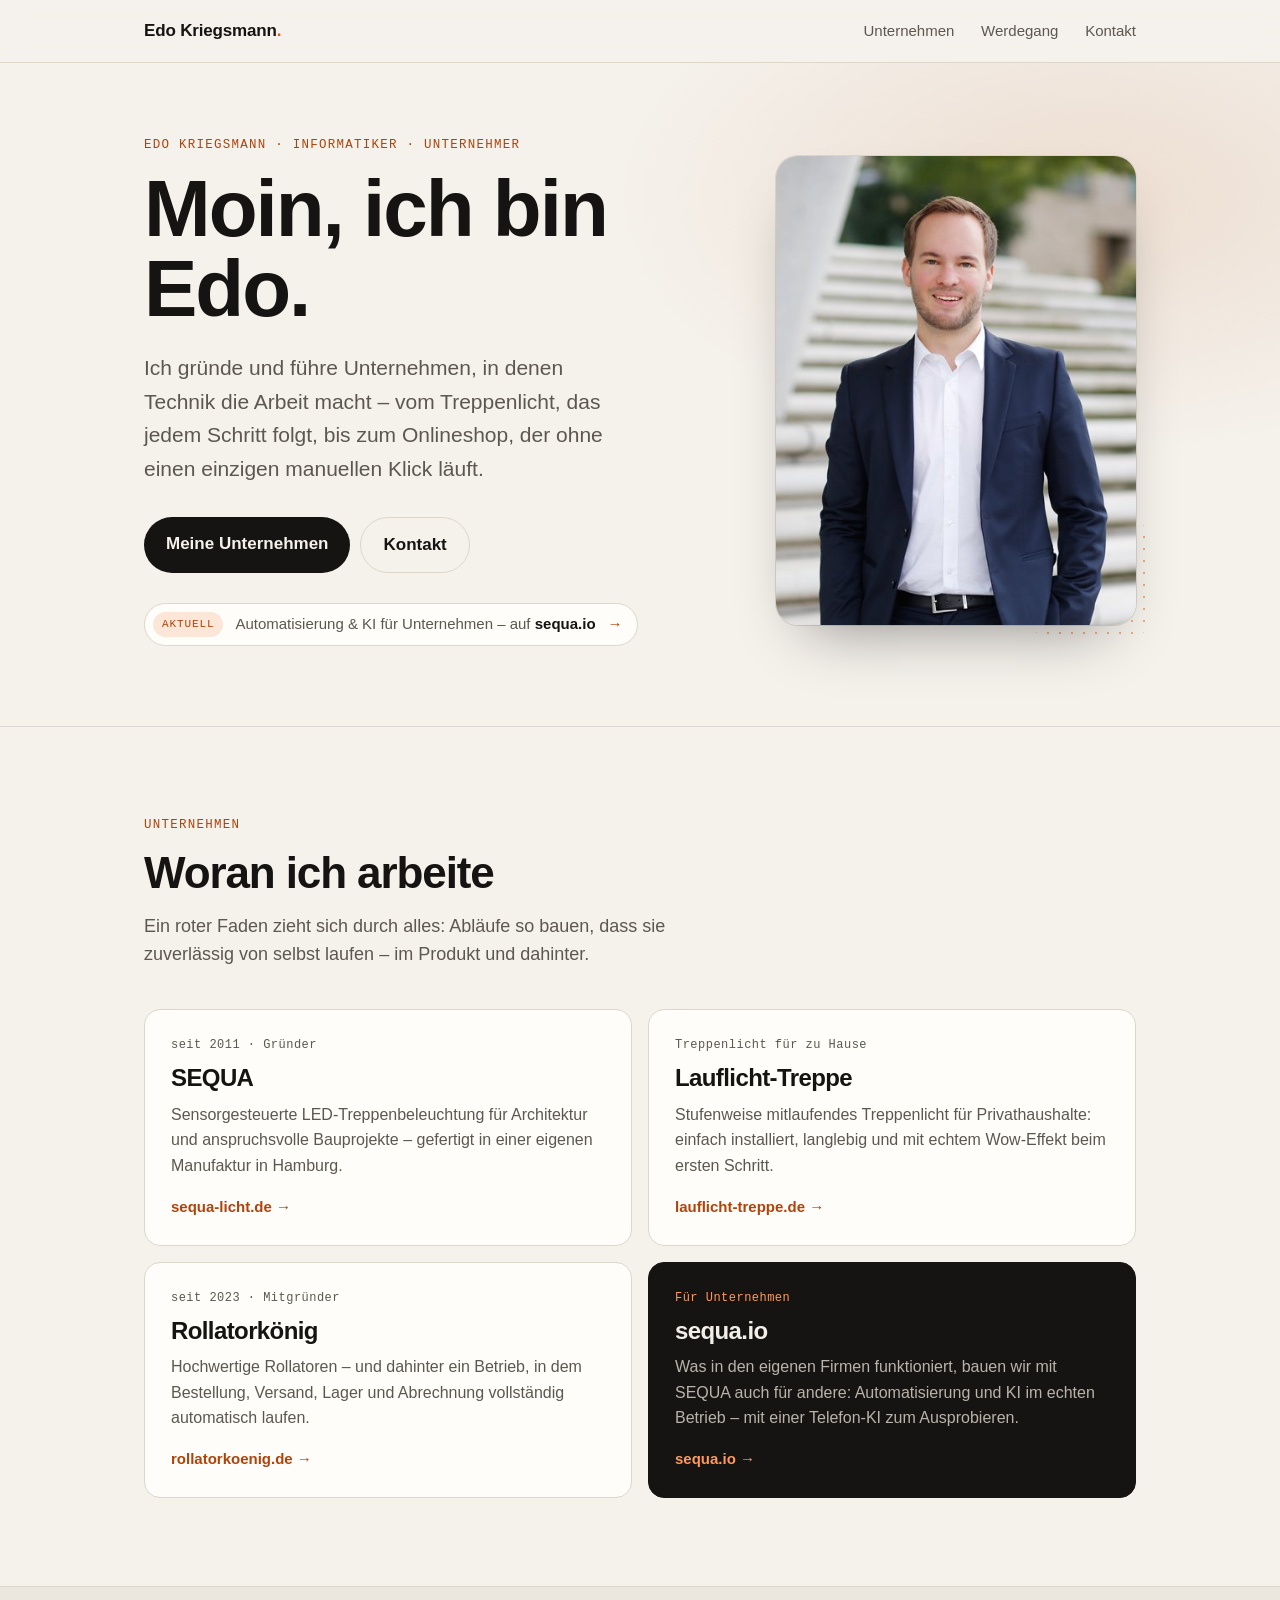
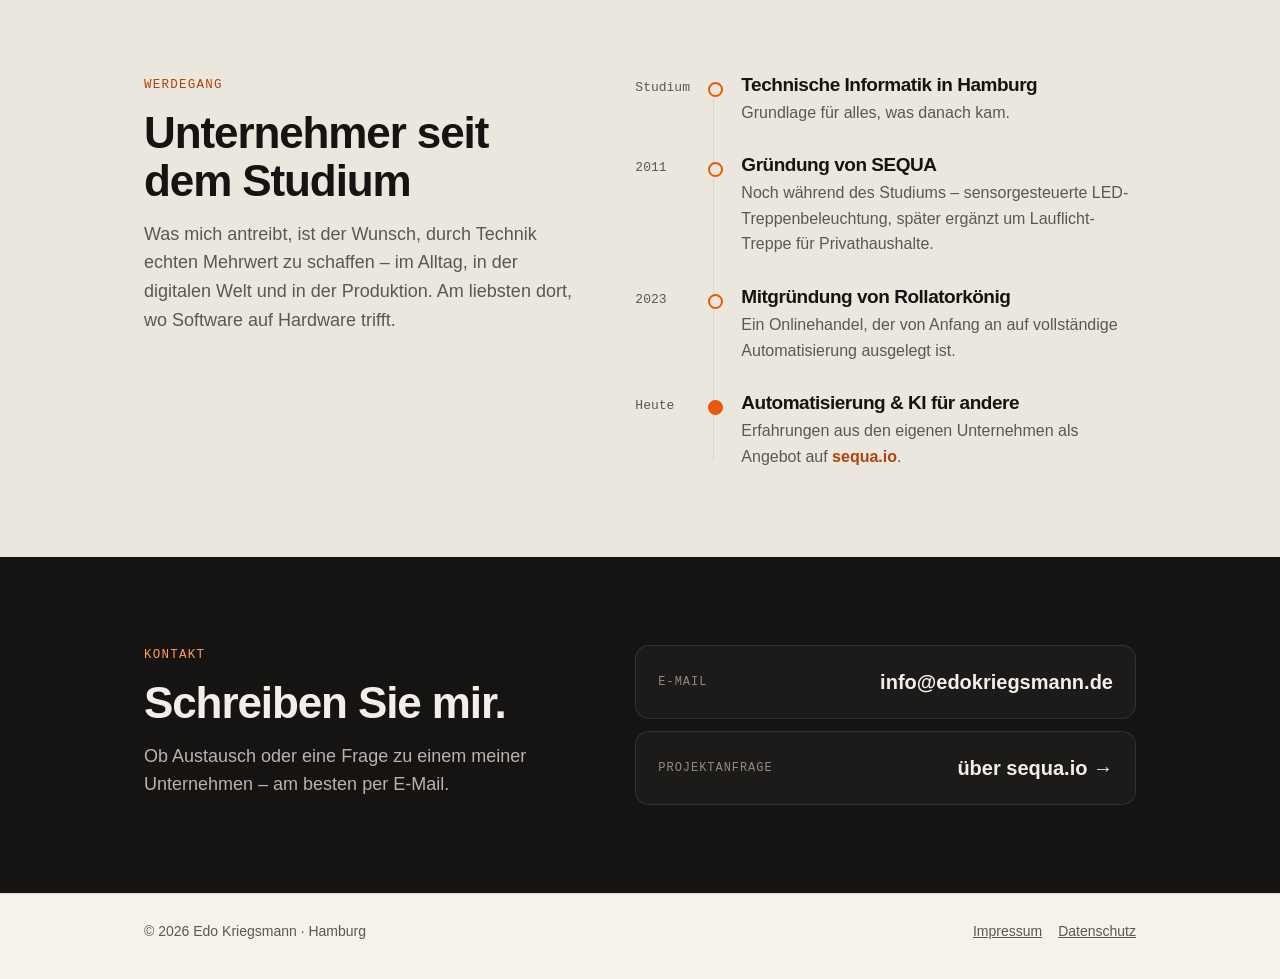
<file: index.html>
<!DOCTYPE html>
<html lang="de">
<head>
  <meta charset="utf-8">
  <meta name="viewport" content="width=device-width, initial-scale=1">
  <title>Edo Kriegsmann – Informatiker und Unternehmer aus Hamburg</title>
  <meta name="description" content="Edo Kriegsmann ist Informatiker und Unternehmer aus Hamburg. Gründer von SEQUA (seit 2011) und Mitgründer von Rollatorkönig (seit 2023) – Unternehmen, in denen Technik die Arbeit macht.">
  <link rel="canonical" href="https://edokriegsmann.de/">
  <meta property="og:type" content="profile">
  <meta property="og:title" content="Edo Kriegsmann – Informatiker und Unternehmer aus Hamburg">
  <meta property="og:description" content="Gründer von SEQUA, Mitgründer von Rollatorkönig. Unternehmen, in denen Technik die Arbeit macht.">
  <meta property="og:url" content="https://edokriegsmann.de/">
  <meta property="og:image" content="https://edokriegsmann.de/edo-kriegsmann.jpg">
  <meta property="profile:first_name" content="Edo">
  <meta property="profile:last_name" content="Kriegsmann">
  <meta name="theme-color" content="#f5f2ec" media="(prefers-color-scheme: light)">
  <meta name="theme-color" content="#121110" media="(prefers-color-scheme: dark)">
  <link rel="icon" href="data:image/svg+xml,%3Csvg xmlns='http://www.w3.org/2000/svg' viewBox='0 0 32 32'%3E%3Crect width='32' height='32' rx='7' fill='%23e8590c'/%3E%3Ctext x='16' y='22' font-family='Arial' font-weight='700' font-size='16' text-anchor='middle' fill='white'%3EEK%3C/text%3E%3C/svg%3E">
  <link rel="stylesheet" href="style.css?v=07cf08b">
  <script type="application/ld+json">
  {
    "@context": "https://schema.org",
    "@type": "Person",
    "name": "Edo Kriegsmann",
    "url": "https://edokriegsmann.de/",
    "image": "https://edokriegsmann.de/edo-kriegsmann.jpg",
    "jobTitle": "Informatiker und Unternehmer",
    "email": "mailto:info@edokriegsmann.de",
    "address": { "@type": "PostalAddress", "addressLocality": "Hamburg", "addressCountry": "DE" },
    "knowsAbout": ["Automatisierung", "Künstliche Intelligenz", "Prozessautomatisierung", "LED-Treppenbeleuchtung", "E-Commerce"],
    "worksFor": { "@type": "Organization", "name": "SEQUA Lichttechnik GmbH", "url": "https://sequa.io/" },
    "affiliation": [{ "@type": "Organization", "name": "Rollatorkönig", "url": "https://rollatorkoenig.de/" }],
    "sameAs": ["https://sequa.io/"]
  }
  </script>
</head>
<body>
<a class="skip" href="#inhalt">Zum Inhalt springen</a>

<header class="top">
  <div class="wrap">
    <a class="brand" href="#" aria-label="Edo Kriegsmann – Startseite">Edo Kriegsmann<span>.</span></a>
    <nav aria-label="Hauptnavigation">
      <a href="#unternehmen">Unternehmen</a>
      <a href="#werdegang">Werdegang</a>
      <a href="#kontakt">Kontakt</a>
    </nav>
  </div>
</header>

<main id="inhalt">

  <!-- Wer ich bin -->
  <section class="hero">
    <div class="wrap hero-grid">
      <div class="hero-text">
        <p class="eyebrow">Edo Kriegsmann · Informatiker · Unternehmer</p>
        <h1>Moin, ich bin Edo.</h1>
        <p class="lead">Ich gründe und führe Unternehmen, in denen Technik die Arbeit macht – vom Treppenlicht, das jedem Schritt folgt, bis zum Onlineshop, der ohne einen einzigen manuellen Klick läuft.</p>
        <div class="actions">
          <a class="btn" href="#unternehmen">Meine Unternehmen</a>
          <a class="btn ghost" href="#kontakt">Kontakt</a>
        </div>
        <a class="now" href="https://sequa.io/">
          <span class="now-tag">Aktuell</span>
          <span>Automatisierung &amp; KI für Unternehmen – auf <b>sequa.io</b></span>
          <span class="arrow" aria-hidden="true">→</span>
        </a>
      </div>
      <figure class="portrait">
        <img src="edo-kriegsmann.jpg" width="430" height="717" alt="Porträt von Edo Kriegsmann" fetchpriority="high">
      </figure>
    </div>
  </section>

  <!-- Was ich mache -->
  <section id="unternehmen" class="section">
    <div class="wrap">
      <p class="eyebrow">Unternehmen</p>
      <h2>Woran ich arbeite</h2>
      <p class="intro">Ein roter Faden zieht sich durch alles: Abläufe so bauen, dass sie zuverlässig von selbst laufen – im Produkt und dahinter.</p>
      <div class="cards">
        <a class="card" href="https://sequa-licht.de/" rel="noopener">
          <span class="card-meta">seit 2011 · Gründer</span>
          <h3>SEQUA</h3>
          <p>Sensorgesteuerte LED-Treppenbeleuchtung für Architektur und anspruchsvolle Bauprojekte – gefertigt in einer eigenen Manufaktur in Hamburg.</p>
          <span class="card-link">sequa-licht.de <span aria-hidden="true">→</span></span>
        </a>
        <a class="card" href="https://lauflicht-treppe.de/" rel="noopener">
          <span class="card-meta">Treppenlicht für zu Hause</span>
          <h3>Lauflicht-Treppe</h3>
          <p>Stufenweise mitlaufendes Treppenlicht für Privathaushalte: einfach installiert, langlebig und mit echtem Wow-Effekt beim ersten Schritt.</p>
          <span class="card-link">lauflicht-treppe.de <span aria-hidden="true">→</span></span>
        </a>
        <a class="card" href="https://rollatorkoenig.de/" rel="noopener">
          <span class="card-meta">seit 2023 · Mitgründer</span>
          <h3>Rollatorkönig</h3>
          <p>Hochwertige Rollatoren – und dahinter ein Betrieb, in dem Bestellung, Versand, Lager und Abrechnung vollständig automatisch laufen.</p>
          <span class="card-link">rollatorkoenig.de <span aria-hidden="true">→</span></span>
        </a>
        <a class="card card-accent" href="https://sequa.io/">
          <span class="card-meta">Für Unternehmen</span>
          <h3>sequa.io</h3>
          <p>Was in den eigenen Firmen funktioniert, bauen wir mit SEQUA auch für andere: Automatisierung und KI im echten Betrieb – mit einer Telefon-KI zum Ausprobieren.</p>
          <span class="card-link">sequa.io <span aria-hidden="true">→</span></span>
        </a>
      </div>
    </div>
  </section>

  <!-- Werdegang -->
  <section id="werdegang" class="section alt">
    <div class="wrap split">
      <div>
        <p class="eyebrow">Werdegang</p>
        <h2>Unternehmer seit dem Studium</h2>
        <p class="intro">Was mich antreibt, ist der Wunsch, durch Technik echten Mehrwert zu schaffen – im Alltag, in der digitalen Welt und in der Produktion. Am liebsten dort, wo Software auf Hardware trifft.</p>
      </div>
      <ol class="timeline">
        <li>
          <span class="when">Studium</span>
          <div><h3>Technische Informatik in Hamburg</h3><p>Grundlage für alles, was danach kam.</p></div>
        </li>
        <li>
          <span class="when">2011</span>
          <div><h3>Gründung von SEQUA</h3><p>Noch während des Studiums – sensorgesteuerte LED-Treppenbeleuchtung, später ergänzt um Lauflicht-Treppe für Privathaushalte.</p></div>
        </li>
        <li>
          <span class="when">2023</span>
          <div><h3>Mitgründung von Rollatorkönig</h3><p>Ein Onlinehandel, der von Anfang an auf vollständige Automatisierung ausgelegt ist.</p></div>
        </li>
        <li>
          <span class="when">Heute</span>
          <div><h3>Automatisierung &amp; KI für andere</h3><p>Erfahrungen aus den eigenen Unternehmen als Angebot auf <a href="https://sequa.io/">sequa.io</a>.</p></div>
        </li>
      </ol>
    </div>
  </section>

  <!-- Kontakt -->
  <section id="kontakt" class="section contact">
    <div class="wrap split">
      <div>
        <p class="eyebrow">Kontakt</p>
        <h2>Schreiben Sie mir.</h2>
        <p class="intro">Ob Austausch oder eine Frage zu einem meiner Unternehmen – am besten per E-Mail.</p>
      </div>
      <div class="contact-list">
        <a class="contact-row" href="mailto:info@edokriegsmann.de">
          <span class="label">E-Mail</span>
          <span class="value">info@edokriegsmann.de</span>
        </a>
        <a class="contact-row" href="https://sequa.io/#kontakt">
          <span class="label">Projektanfrage</span>
          <span class="value">über sequa.io <span aria-hidden="true">→</span></span>
        </a>
      </div>
    </div>
  </section>
</main>

<footer>
  <div class="wrap">
    <span>© 2026 Edo Kriegsmann · Hamburg</span>
    <span><a href="impressum.html">Impressum</a><a href="datenschutz.html">Datenschutz</a></span>
  </div>
</footer>
</body>
</html>
</file>
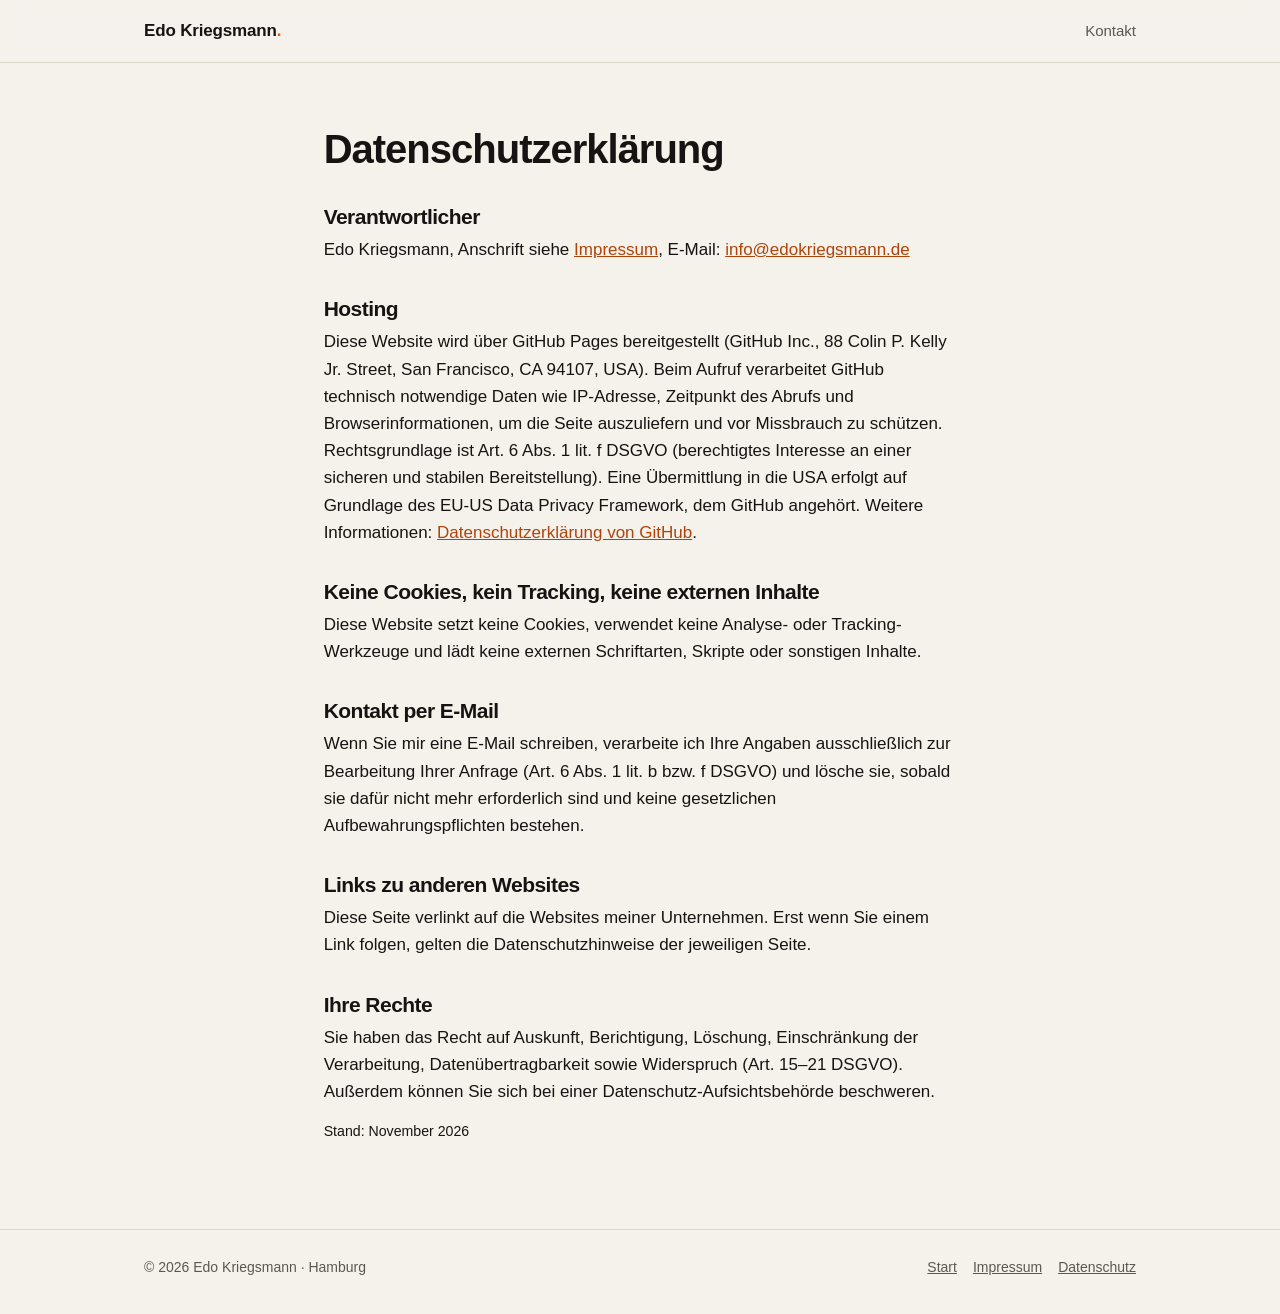
<file: datenschutz.html>
<!DOCTYPE html>
<html lang="de">
<head>
  <meta charset="utf-8">
  <meta name="viewport" content="width=device-width, initial-scale=1">
  <title>Datenschutz – Edo Kriegsmann</title>
  <meta name="robots" content="noindex">
  <link rel="icon" href="data:image/svg+xml,%3Csvg xmlns='http://www.w3.org/2000/svg' viewBox='0 0 32 32'%3E%3Crect width='32' height='32' rx='7' fill='%23e8590c'/%3E%3Ctext x='16' y='22' font-family='Arial' font-weight='700' font-size='16' text-anchor='middle' fill='white'%3EEK%3C/text%3E%3C/svg%3E">
  <link rel="stylesheet" href="style.css?v=07cf08b">
</head>
<body>
<header class="top"><div class="wrap"><a class="brand" href="./">Edo Kriegsmann<span>.</span></a><nav aria-label="Hauptnavigation"><a href="./#kontakt">Kontakt</a></nav></div></header>
<main class="wrap legal">
  <h1>Datenschutzerklärung</h1>
  <h2>Verantwortlicher</h2>
  <p>Edo Kriegsmann, Anschrift siehe <a href="impressum.html">Impressum</a>, E-Mail: <a href="mailto:info@edokriegsmann.de">info@edokriegsmann.de</a></p>
  <h2>Hosting</h2>
  <p>Diese Website wird über GitHub Pages bereitgestellt (GitHub Inc., 88 Colin P. Kelly Jr. Street, San Francisco, CA 94107, USA). Beim Aufruf verarbeitet GitHub technisch notwendige Daten wie IP-Adresse, Zeitpunkt des Abrufs und Browserinformationen, um die Seite auszuliefern und vor Missbrauch zu schützen. Rechtsgrundlage ist Art. 6 Abs. 1 lit. f DSGVO (berechtigtes Interesse an einer sicheren und stabilen Bereitstellung). Eine Übermittlung in die USA erfolgt auf Grundlage des EU-US Data Privacy Framework, dem GitHub angehört. Weitere Informationen: <a href="https://docs.github.com/de/site-policy/privacy-policies/github-general-privacy-statement">Datenschutzerklärung von GitHub</a>.</p>
  <h2>Keine Cookies, kein Tracking, keine externen Inhalte</h2>
  <p>Diese Website setzt keine Cookies, verwendet keine Analyse- oder Tracking-Werkzeuge und lädt keine externen Schriftarten, Skripte oder sonstigen Inhalte.</p>
  <h2>Kontakt per E-Mail</h2>
  <p>Wenn Sie mir eine E-Mail schreiben, verarbeite ich Ihre Angaben ausschließlich zur Bearbeitung Ihrer Anfrage (Art. 6 Abs. 1 lit. b bzw. f DSGVO) und lösche sie, sobald sie dafür nicht mehr erforderlich sind und keine gesetzlichen Aufbewahrungspflichten bestehen.</p>
  <h2>Links zu anderen Websites</h2>
  <p>Diese Seite verlinkt auf die Websites meiner Unternehmen. Erst wenn Sie einem Link folgen, gelten die Datenschutzhinweise der jeweiligen Seite.</p>
  <h2>Ihre Rechte</h2>
  <p>Sie haben das Recht auf Auskunft, Berichtigung, Löschung, Einschränkung der Verarbeitung, Datenübertragbarkeit sowie Widerspruch (Art. 15–21 DSGVO). Außerdem können Sie sich bei einer Datenschutz-Aufsichtsbehörde beschweren.</p>
  <p><small>Stand: November 2026</small></p>
</main>
<footer><div class="wrap"><span>© 2026 Edo Kriegsmann · Hamburg</span><span><a href="./">Start</a><a href="impressum.html">Impressum</a><a href="datenschutz.html">Datenschutz</a></span></div></footer>
</body>
</html>
</file>
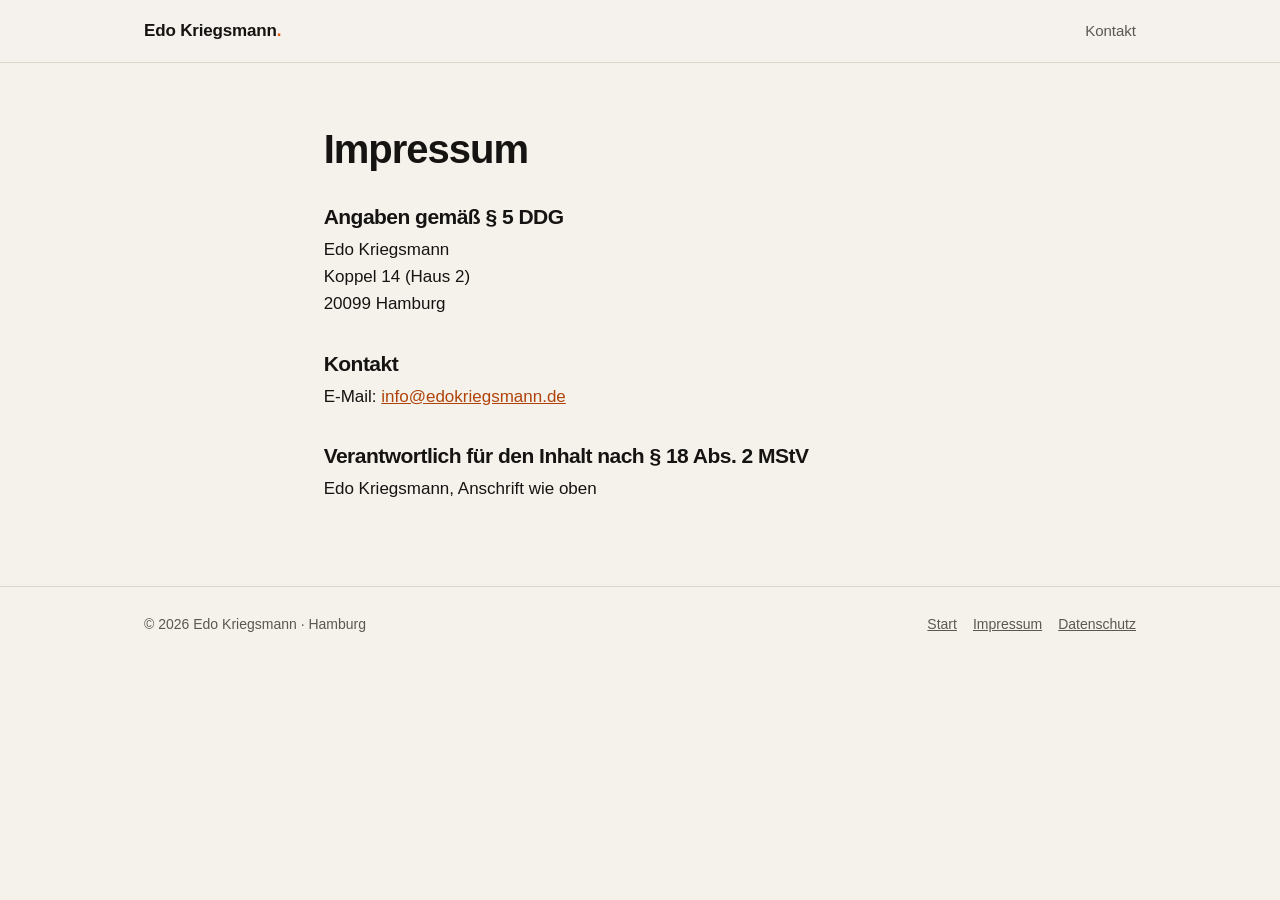
<file: impressum.html>
<!DOCTYPE html>
<html lang="de">
<head>
  <meta charset="utf-8">
  <meta name="viewport" content="width=device-width, initial-scale=1">
  <title>Impressum – Edo Kriegsmann</title>
  <meta name="robots" content="noindex">
  <link rel="icon" href="data:image/svg+xml,%3Csvg xmlns='http://www.w3.org/2000/svg' viewBox='0 0 32 32'%3E%3Crect width='32' height='32' rx='7' fill='%23e8590c'/%3E%3Ctext x='16' y='22' font-family='Arial' font-weight='700' font-size='16' text-anchor='middle' fill='white'%3EEK%3C/text%3E%3C/svg%3E">
  <link rel="stylesheet" href="style.css?v=07cf08b">
</head>
<body>
<header class="top"><div class="wrap"><a class="brand" href="./">Edo Kriegsmann<span>.</span></a><nav aria-label="Hauptnavigation"><a href="./#kontakt">Kontakt</a></nav></div></header>
<main class="wrap legal">
  <h1>Impressum</h1>
  <h2>Angaben gemäß § 5 DDG</h2>
  <p>Edo Kriegsmann<br>Koppel 14 (Haus 2)<br>20099 Hamburg</p>
  <h2>Kontakt</h2>
  <p>E-Mail: <a href="mailto:info@edokriegsmann.de">info@edokriegsmann.de</a></p>
  <h2>Verantwortlich für den Inhalt nach § 18 Abs. 2 MStV</h2>
  <p>Edo Kriegsmann, Anschrift wie oben</p>
</main>
<footer><div class="wrap"><span>© 2026 Edo Kriegsmann · Hamburg</span><span><a href="./">Start</a><a href="impressum.html">Impressum</a><a href="datenschutz.html">Datenschutz</a></span></div></footer>
</body>
</html>
</file>
<file: style.css>
/* edokriegsmann.de – persönliche Seite. Ohne externe Fonts, Skripte, Cookies. */
:root {
  --bg: #f5f2ec;
  --bg-alt: #ece7de;
  --surface: #fffdf9;
  --ink: #161412;
  --muted: #5c5750;
  --line: #ddd6ca;
  --accent: #b0430a;        /* Text-Orange: ≥ 4.5:1 auf allen hellen Flächen */
  --accent-bright: #e8590c; /* nur für Flächen, Punkte, Linien */
  --accent-soft: #fbe6d8;
  --radius: 16px;
  --max: 1040px;
  --font: ui-sans-serif, -apple-system, BlinkMacSystemFont, "Segoe UI", Roboto, "Helvetica Neue", Arial, sans-serif;
  --mono: ui-monospace, "SF Mono", Menlo, Consolas, monospace;
}
@media (prefers-color-scheme: dark) {
  :root {
    --bg: #121110; --bg-alt: #1a1816; --surface: #1d1b19; --ink: #f2efe9; --muted: #a8a299;
    --line: #2d2a27; --accent: #ff8a45; --accent-bright: #ff8a45; --accent-soft: #3a2416; color-scheme: dark;
  }
}
* { box-sizing: border-box; }
html { scroll-behavior: smooth; scroll-padding-top: 72px; }
body { margin: 0; background: var(--bg); color: var(--ink); font: 17px/1.6 var(--font); -webkit-font-smoothing: antialiased; }
a { color: inherit; }
img { max-width: 100%; display: block; }
.wrap { max-width: var(--max); margin: 0 auto; padding: 0 24px; }
:focus-visible { outline: 2px solid var(--accent); outline-offset: 3px; border-radius: 6px; }
.skip { position: absolute; left: -9999px; top: 8px; background: var(--ink); color: var(--bg); padding: 8px 14px; border-radius: 8px; z-index: 20; }
.skip:focus { left: 12px; }

/* Kopf */
header.top { position: sticky; top: 0; z-index: 10; background: color-mix(in srgb, var(--bg) 86%, transparent);
  -webkit-backdrop-filter: blur(10px); backdrop-filter: blur(10px); border-bottom: 1px solid var(--line); }
header.top .wrap { display: flex; align-items: center; justify-content: space-between; height: 62px; }
.brand { font-weight: 700; text-decoration: none; letter-spacing: -0.01em; }
.brand span { color: var(--accent-bright, var(--accent)); }
nav a { margin-left: 22px; text-decoration: none; color: var(--muted); font-size: 15px; }
nav a:hover { color: var(--ink); }
@media (max-width: 560px) { nav a:not(:last-child) { display: none; } }

.eyebrow { font-family: var(--mono); font-size: 12.5px; letter-spacing: .1em; text-transform: uppercase; color: var(--accent); margin: 0 0 14px; }
h1, h2, h3 { letter-spacing: -0.025em; line-height: 1.1; margin: 0; }
h2 { font-size: clamp(30px, 4vw, 44px); margin-bottom: 14px; }
.intro { color: var(--muted); max-width: 54ch; margin: 0; font-size: 18px; }

/* Hero */
.hero { position: relative; overflow: hidden; }
.hero::before { content: ""; position: absolute; inset: 0; z-index: -1; pointer-events: none;
  background: radial-gradient(700px 380px at 85% 20%, color-mix(in srgb, var(--accent) 12%, transparent), transparent 70%); }
.hero-grid { display: grid; grid-template-columns: 1.35fr 1fr; gap: 56px; align-items: center; padding-top: 72px; padding-bottom: 80px; }
.hero h1 { font-size: clamp(44px, 7vw, 80px); line-height: 1.0; margin-bottom: 22px; }
.lead { font-size: clamp(18px, 2vw, 21px); color: var(--muted); max-width: 40ch; margin: 0 0 32px; }
.actions { display: flex; flex-wrap: wrap; gap: 10px; }
.btn { display: inline-block; padding: 13px 22px; border-radius: 999px; text-decoration: none; font-weight: 600;
  background: var(--ink); color: var(--bg); transition: transform .2s, box-shadow .2s; }
.btn:hover { transform: translateY(-1px); box-shadow: 0 10px 24px -12px rgba(0,0,0,.45); }
.btn.ghost { background: transparent; color: var(--ink); border: 1px solid var(--line); }
.now { display: inline-flex; align-items: center; gap: 12px; margin-top: 30px; padding: 8px 14px 8px 8px; border-radius: 999px;
  text-decoration: none; font-size: 15px; color: var(--muted); background: var(--surface); border: 1px solid var(--line); transition: border-color .2s; }
.now:hover { border-color: var(--accent); color: var(--ink); }
.now b { color: var(--ink); }
.now-tag { font-family: var(--mono); font-size: 11px; letter-spacing: .08em; text-transform: uppercase; color: var(--accent);
  background: var(--accent-soft); padding: 4px 9px; border-radius: 999px; }
.now .arrow { color: var(--accent); }
.portrait { margin: 0; justify-self: end; width: 100%; max-width: 360px; position: relative; }
.portrait img { width: 100%; height: auto; aspect-ratio: 430 / 560; object-fit: cover; object-position: top; border-radius: 22px;
  box-shadow: 0 30px 60px -30px rgba(0,0,0,.45), 0 0 0 1px var(--line); }
.portrait::after { content: ""; position: absolute; inset: auto -14px -14px auto; width: 120px; height: 120px; z-index: -1; border-radius: 22px;
  background-image: radial-gradient(var(--accent-bright, var(--accent)) 1.2px, transparent 1.4px); background-size: 12px 12px; opacity: .45; }
@media (max-width: 800px) {
  .hero-grid { grid-template-columns: 1fr; gap: 32px; padding-top: 40px; padding-bottom: 56px; }
  .portrait { order: -1; justify-self: start; max-width: 168px; }
  .portrait img { aspect-ratio: 1 / 1; object-position: 50% 12%; border-radius: 50%; }
  .portrait::after { display: none; }
  .now { font-size: 14px; }
}

/* Abschnitte */
.section { padding: 88px 0; border-top: 1px solid var(--line); }
.section.alt { background: var(--bg-alt); }
.section .intro + .cards { margin-top: 40px; }

/* Unternehmen */
.cards { display: grid; grid-template-columns: repeat(2, 1fr); gap: 16px; }
.card { display: flex; flex-direction: column; gap: 10px; padding: 26px; border-radius: var(--radius); text-decoration: none;
  background: var(--surface); border: 1px solid var(--line); transition: transform .3s cubic-bezier(.2,.8,.2,1), border-color .3s, box-shadow .3s; }
.card:hover { transform: translateY(-3px); border-color: color-mix(in srgb, var(--accent) 60%, var(--line));
  box-shadow: 0 22px 44px -28px color-mix(in srgb, var(--accent) 70%, transparent); }
.card-meta { font-family: var(--mono); font-size: 12px; letter-spacing: .04em; color: var(--muted); }
.card h3 { font-size: 24px; }
.card p { margin: 0; color: var(--muted); font-size: 16px; flex: 1; }
.card-link { font-weight: 600; font-size: 15px; color: var(--accent); margin-top: 6px; }
.card-accent { background: #161412; border-color: #161412; color: #f2efe9; }
.card-accent .card-meta { color: #ff9a5c; }
.card-accent p { color: #b9b3aa; }
.card-accent .card-link { color: #ff9a5c; }
@media (prefers-color-scheme: dark) { .card-accent { background: #2a1b12; border-color: #4a2a18; } }
@media (max-width: 680px) { .cards { grid-template-columns: 1fr; } }

/* Werdegang */
.split { display: grid; grid-template-columns: 1fr 1.15fr; gap: 56px; align-items: start; }
@media (max-width: 860px) { .split { grid-template-columns: 1fr; gap: 32px; } }
.timeline { list-style: none; margin: 0; padding: 0; position: relative; }
.timeline::before { content: ""; position: absolute; left: 78px; top: 8px; bottom: 8px; width: 1px; background: var(--line); }
.timeline li { display: grid; grid-template-columns: 78px 1fr; gap: 28px; padding: 0 0 30px; position: relative; }
.timeline li:last-child { padding-bottom: 0; }
.timeline li::after { content: ""; position: absolute; left: 73px; top: 7px; width: 11px; height: 11px; border-radius: 50%;
  background: var(--bg-alt); border: 2px solid var(--accent-bright, var(--accent)); }
.timeline li:last-child::after { background: var(--accent-bright, var(--accent)); }
.when { font-family: var(--mono); font-size: 13px; color: var(--muted); padding-top: 3px; }
.timeline h3 { font-size: 19px; margin-bottom: 4px; }
.timeline p { margin: 0; color: var(--muted); font-size: 16px; }
.timeline a { color: var(--accent); text-decoration: none; font-weight: 600; }

/* Kontakt */
.contact { background: #161412; color: #f2efe9; border-top: 0; }
.contact .eyebrow { color: #ff9a5c; }
.contact .intro { color: #b9b3aa; }
.contact-list { display: grid; gap: 12px; align-self: center; }
.contact-row { display: flex; justify-content: space-between; align-items: center; gap: 16px; padding: 20px 22px; border-radius: 14px;
  text-decoration: none; border: 1px solid rgba(255,255,255,.1); background: rgba(255,255,255,.03); transition: border-color .25s, background .25s; }
.contact-row:hover { border-color: rgba(255,138,69,.7); background: rgba(255,138,69,.06); }
.contact-row .label { font-family: var(--mono); font-size: 12px; letter-spacing: .08em; text-transform: uppercase; color: #8f8a82; }
.contact-row .value { font-size: clamp(17px, 2vw, 20px); font-weight: 600; }
@media (max-width: 420px) { .contact-row { flex-direction: column; align-items: flex-start; gap: 4px; } }

/* Fuß */
footer { padding: 26px 0 36px; color: var(--muted); font-size: 14px; border-top: 1px solid var(--line); }
footer .wrap { display: flex; justify-content: space-between; flex-wrap: wrap; gap: 12px; }
footer a { margin-left: 16px; color: var(--muted); }

/* Rechtstexte */
.legal { padding-top: 64px; padding-bottom: 72px; max-width: 72ch; }
.legal h1 { font-size: 40px; margin-bottom: 24px; }
.legal h2 { font-size: 21px; margin: 34px 0 8px; }
.legal p { margin: 0 0 12px; }
.legal a { color: var(--accent); }

@media (prefers-reduced-motion: reduce) { * { transition: none !important; scroll-behavior: auto !important; } }
@media print { header.top, .actions, .now { display: none; } .section { padding: 24px 0; } .contact { background: none; color: #000; } }
</file>
